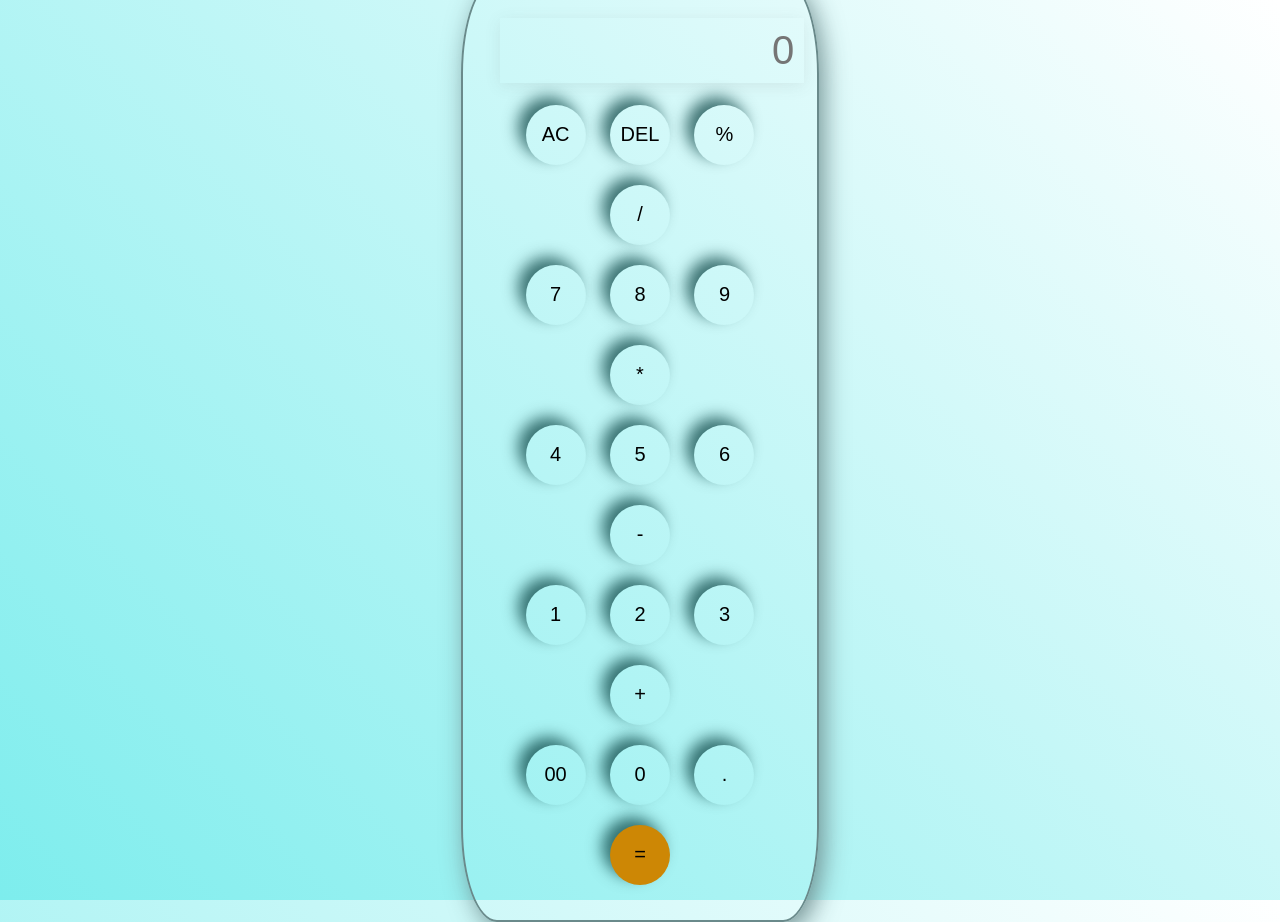
<file: caculator/index.html>
<!DOCTYPE html>
<html lang="en">
<head>
    <meta charset="UTF-8">
    <meta name="viewport" content="width=device-width, initial-scale=1.0">
    <link rel="stylesheet" href="style.css">
    <title>Calculator</title>
</head>
<body>
    <div class="calculator">
        <input type="text" placeholder="0" id="inputbox">
        <div>
            <button>AC</button>
            <button>DEL</button>
            <button>%</button>
            <button>/</button>
        </div>
        <div>
            <button>7</button>
            <button>8</button>
            <button>9</button>
            <button>*</button>
        </div>
        <div>
            <button>4</button>
            <button>5</button>
            <button>6</button>
            <button>-</button>
        </div>
        <div>
            <button>1</button>
            <button>2</button>
            <button>3</button>
            <button>+</button>
        </div>
        <div>
            <button>00</button>
            <button>0</button>
            <button>.</button>
            <button class="eqlbtn">=</button>
        </div>
    </div>
<script src="app.js"></script>
</body>
</html>
</file>
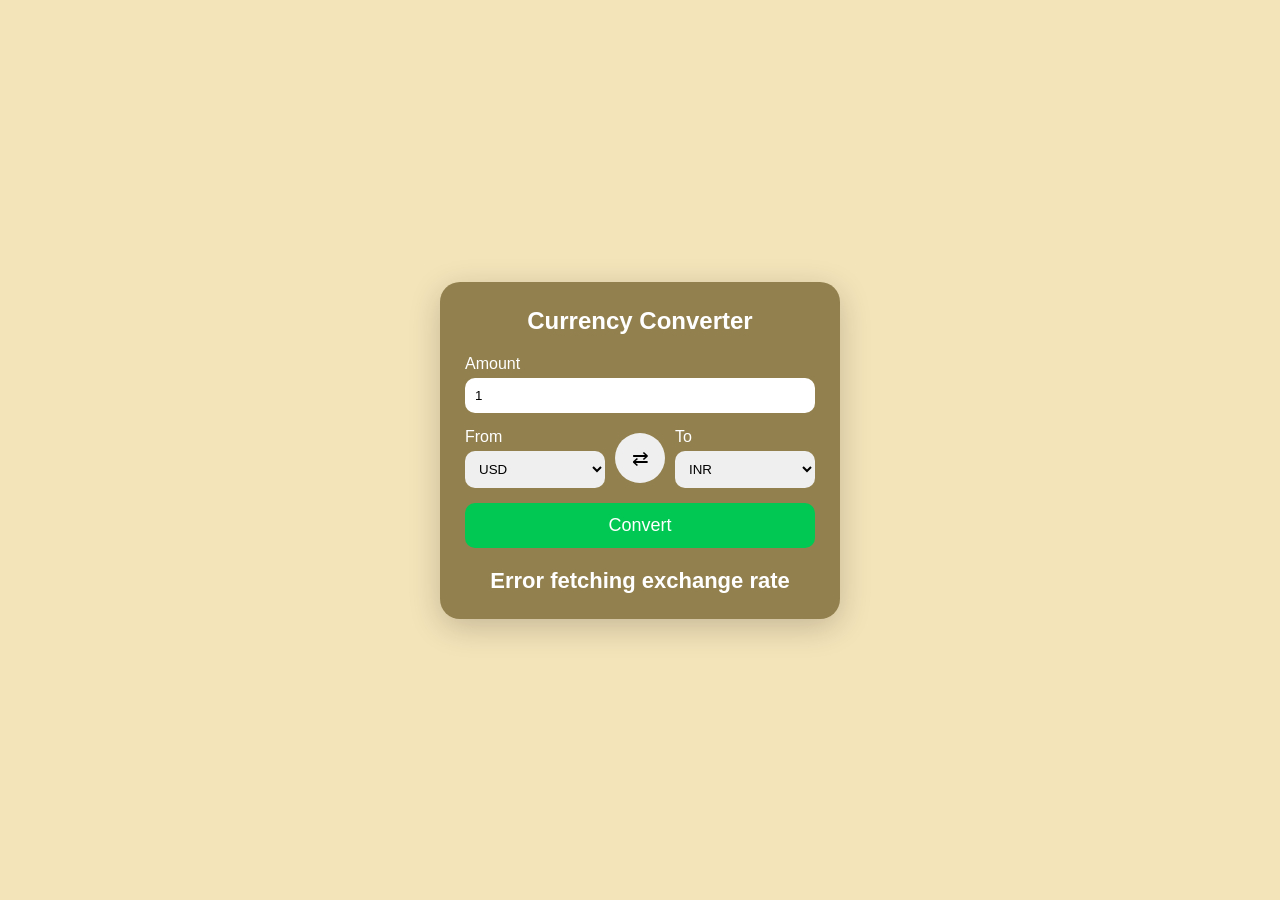
<file: currency converter/index.html>
<!DOCTYPE html>
<html lang="en">
<head>
<meta charset="UTF-8">
<meta name="viewport" content="width=device-width, initial-scale=1.0">
<title>Currency Converter</title>

<link href="style.css" rel="stylesheet" />
</head>
<body>

<div class="container">
    <h2>Currency Converter</h2>

    <div class="input-box">
        <label>Amount</label>
        <input type="number" id="amount" value="1">
    </div>

    <div class="row">
        <div style="flex:1">
            <label>From</label>
            <select id="from"></select>
        </div>

        <button class="swap" id="swap">⇄</button>

        <div style="flex:1">
            <label>To</label>
            <select id="to">
                
            </select>
        </div>
    </div>

    <button class="convert">Convert</button>

    <div class="result" id="result">
        Result Here
    </div>
</div>

<script src="first.js"></script>

</body>
</html>
</file>
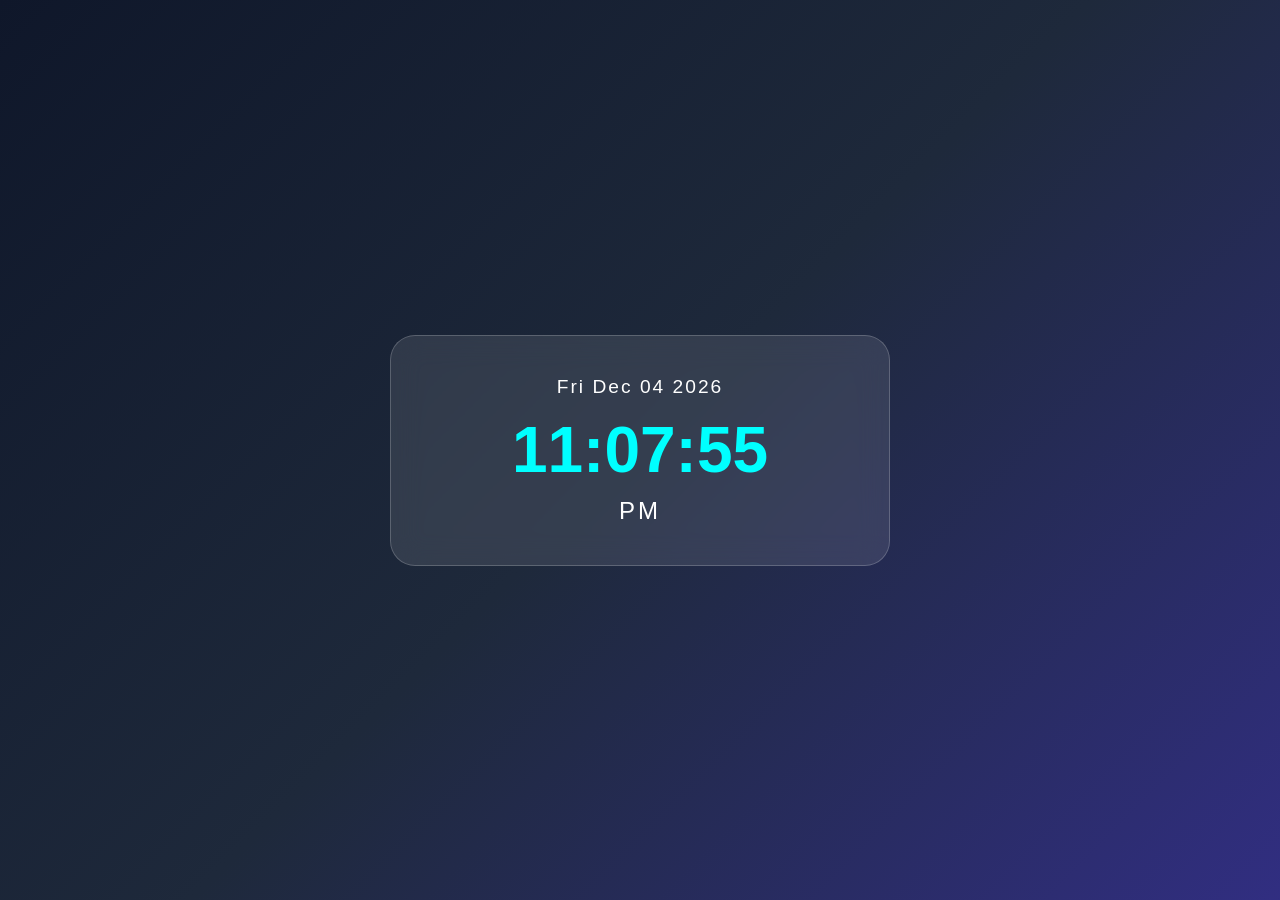
<file: Digital Clock/index.html>
<!DOCTYPE html>
<html lang="en">
<head>
  <meta charset="UTF-8">
  <meta name="viewport" content="width=device-width, initial-scale=1.0">
  <title> Digital Clock</title>
  <link rel="stylesheet" href="style.css">
</head>
<body>

  <div class="clock-container">
    <div class="date" id="date"></div>
    <div class="clock" id="clock">00:00:00</div>
    <div class="ampm" id="ampm">AM</div>
  </div>

  <script src="app.js"></script>
</body>
</html>
</file>
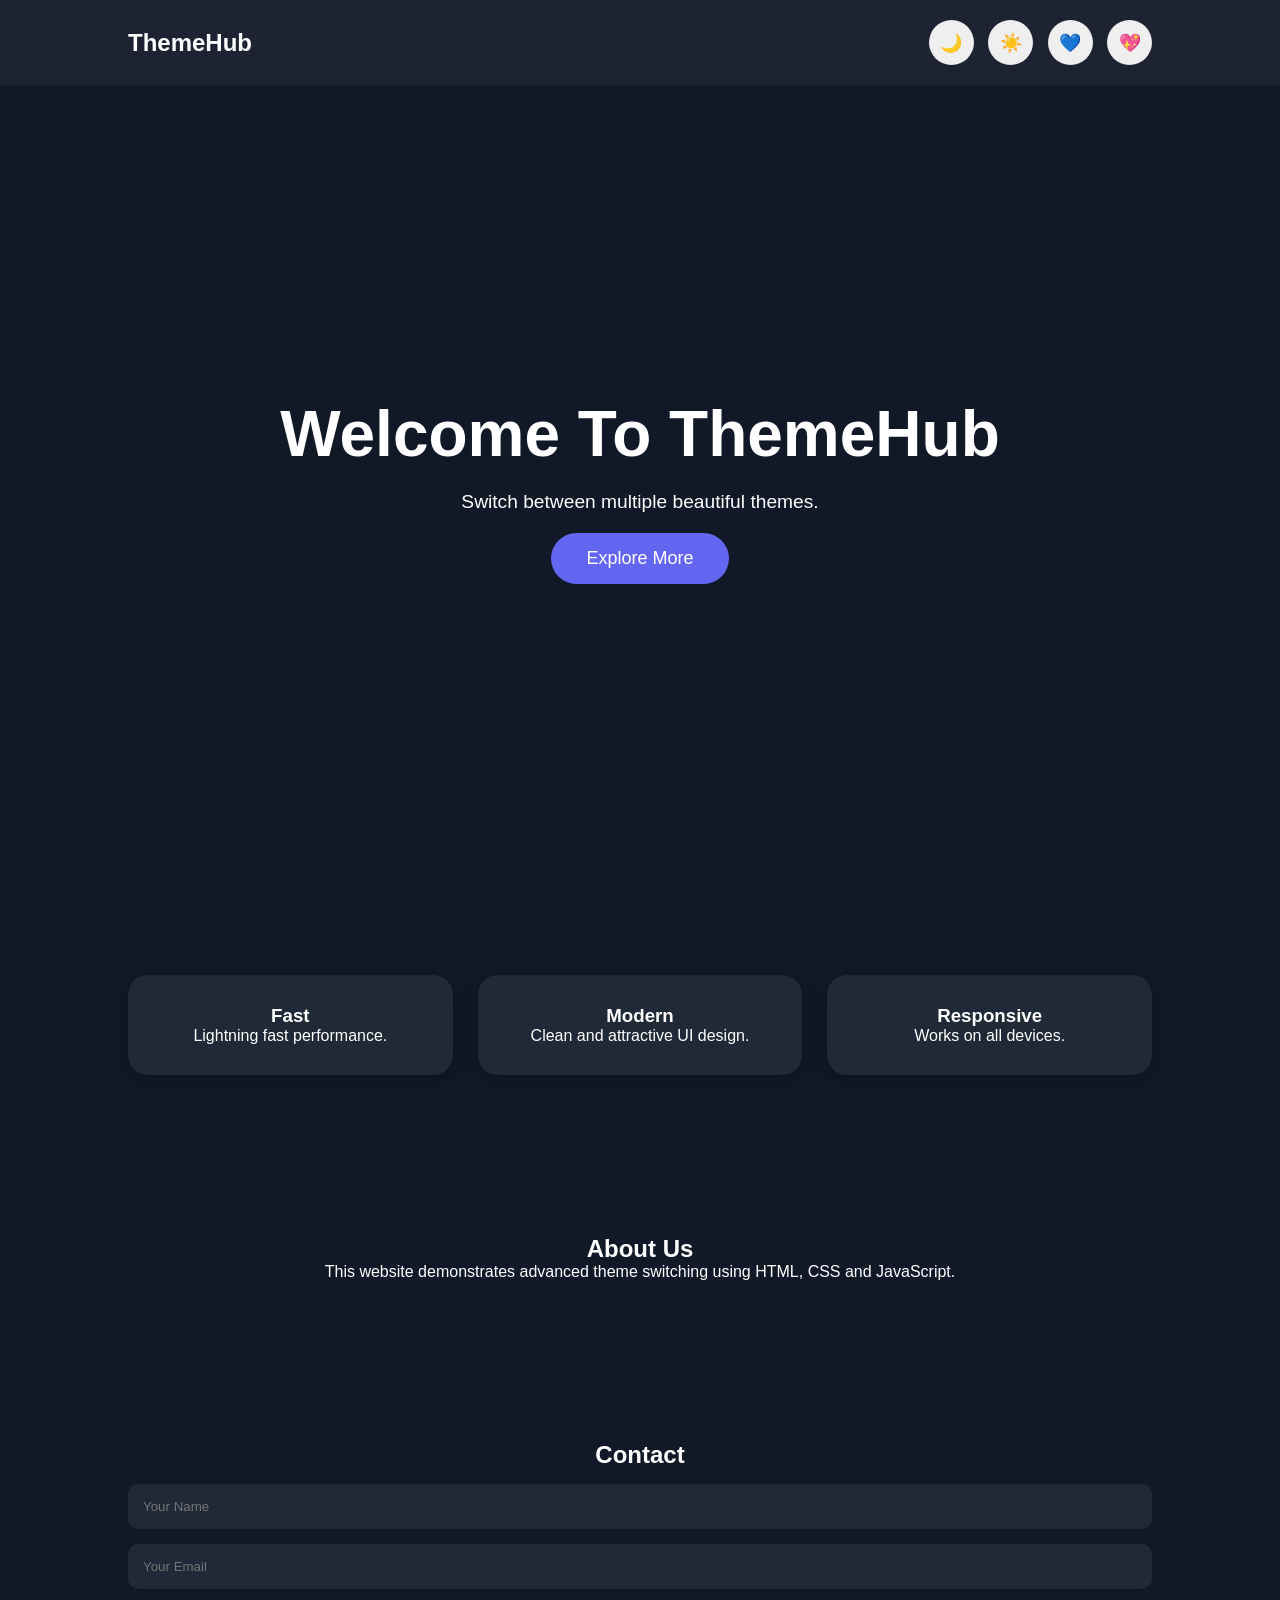
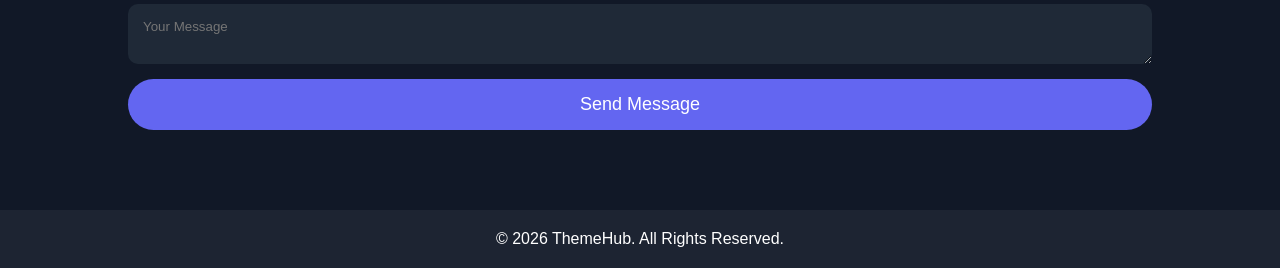
<file: theme change website/index.html>
<!DOCTYPE html>
<html lang="en">
<head>
    <meta charset="UTF-8">
    <meta name="viewport" content="width=device-width, initial-scale=1.0">
    <title>Theme Switcher Website</title>
    <link rel="stylesheet" href="style.css">
</head>
<body>

<header>
    <nav>
        <h2>ThemeHub</h2>

        <div class="theme-buttons">
            <button onclick="changeTheme('dark')">🌙</button>
            <button onclick="changeTheme('light')">☀️</button>
            <button onclick="changeTheme('blue')">💙</button>
            <button onclick="changeTheme('pink')">💖</button>
        </div>
    </nav>
</header>

<section class="hero">
    <h1>Welcome To ThemeHub</h1>
    <p>Switch between multiple beautiful themes.</p>
    <button class="btn">Explore More</button>
</section>

<section class="features">

    <div class="card">
        <h3>Fast</h3>
        <p>Lightning fast performance.</p>
    </div>

    <div class="card">
        <h3>Modern</h3>
        <p>Clean and attractive UI design.</p>
    </div>

    <div class="card">
        <h3>Responsive</h3>
        <p>Works on all devices.</p>
    </div>

</section>

<section class="about">
    <h2>About Us</h2>
    <p>
        This website demonstrates advanced theme switching
        using HTML, CSS and JavaScript.
    </p>
</section>

<section class="contact">
    <h2>Contact</h2>

    <input type="text" placeholder="Your Name">
    <input type="email" placeholder="Your Email">
    <textarea placeholder="Your Message"></textarea>

    <button class="btn">Send Message</button>
</section>

<footer>
    <p>© 2026 ThemeHub. All Rights Reserved.</p>
</footer>

<script src="app.js"></script>

</body>
</html>
</file>
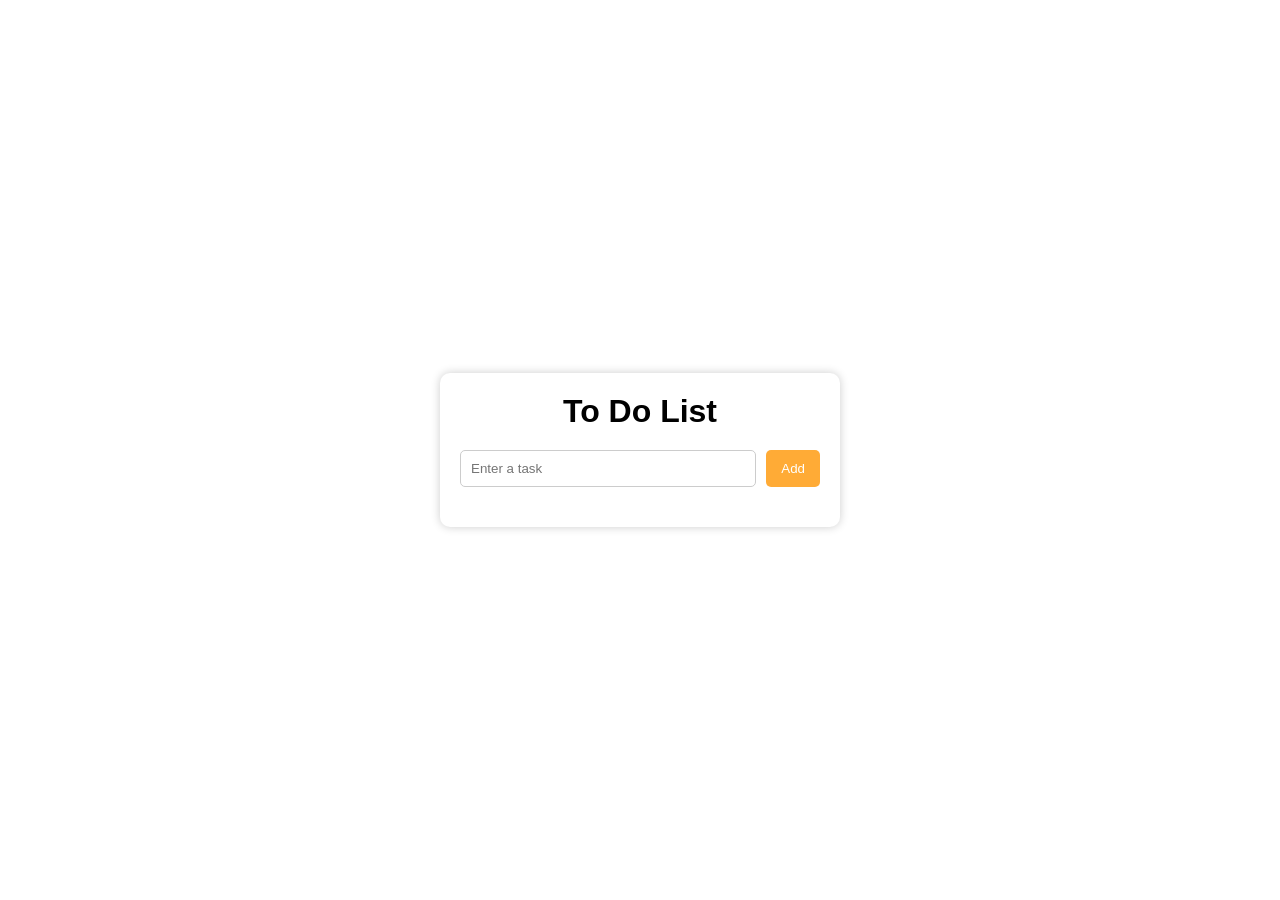
<file: To-do-list app/index.html>
<!DOCTYPE html>
<html lang="en">
<head>
    <meta charset="UTF-8">
    <meta name="viewport" content="width=device-width, initial-scale=1.0">
    <title>To Do List</title>
    <link rel="stylesheet" href="style.css">
</head>
<body>

    <div class="container">
        <h1>To Do List</h1>

        <div class="input-box">
            <input type="text" id="taskInput" placeholder="Enter a task">
            <button id="addBtn">Add</button>
        </div>

        <ul id="taskList"></ul>
    </div>

    <script src="app.js"></script>
</body>
</html>
</file>
<file: caculator/style.css>
*{
    margin: 0;
    padding: 0;
    box-sizing: border-box;
    font-family: sans-serif;

}

body{
    width: 100%;
    height: 100vh;
    display: flex;
    justify-content: center;
    align-items: center;
    background: linear-gradient(45deg,rgb(125, 237, 237), rgb(255, 255, 255));
}

.calculator{
     border: 2px,solid,rgb(106, 138, 139);
     padding: 25px;
     border-radius: 10%;
     box-shadow: 5px 8px 25px rgba(106,138,139,0.9) ;
     width: 28%;
     text-align: center;
}

input{
    width: 100%;
    border: none;
    background: transparent;
    padding: 10px;
    margin: 12px;
     font-size: 40px;
     text-align: right;
    box-shadow: 0px 3px 15px rgba(84,84,84,0.1) ;
    cursor: pointer;
}

button{
    width: 60px;
    height: 60px;
    margin: 10px;
    border-radius: 50%;
    background: transparent;
    border: none;
    color: black;
    font-size: 20px;
    cursor: pointer;
    box-shadow: -8px -8px 15px rgba(0, 58, 59, 0.7);
    
}

.eqlbtn{
    background-color: rgb(205, 135, 5);
}
</file>
<file: currency converter/style.css>
*{
    margin:0;
    padding:0;
    box-sizing:border-box;
    font-family:Arial, sans-serif;
}

body{
    height:100vh;
    display:flex;
    justify-content:center;
    align-items:center;
    background-color: #f4e4ba;
}

.container{
    width:400px;
    background-color:#92804e ;
    backdrop-filter:blur(15px);
    padding:25px;
    border-radius:20px;
    color:rgb(255, 255, 255);
    box-shadow:0 8px 32px rgba(0,0,0,0.2);
}

h2{
    text-align:center;
    margin-bottom:20px;
}

.input-box{
    margin-bottom:15px;
}

label{
    display:block;
    margin-bottom:5px;
}

input, select{
    width:100%;
    padding:10px;
    border:none;
    border-radius:10px;
    outline:none;
}

.row{
    display:flex;
    gap:10px;
}

.swap{
    width:50px;
    height:50px;
    border:none;
    border-radius:50%;
    cursor:pointer;
    font-size:20px;
    margin:auto;
}

button.convert{
    width:100%;
    padding:12px;
    border:none;
    border-radius:10px;
    background:#00c853;
    color:white;
    font-size:18px;
    cursor:pointer;
    margin-top:15px;
}

.result{
    margin-top:20px;
    text-align:center;
    font-size:22px;
    font-weight:bold;
}
</file>
<file: Digital Clock/style.css>
*{
    margin:0;
    padding:0;
    box-sizing:border-box;
    font-family:'Poppins',sans-serif;
}

body{
    height:100vh;
    display:flex;
    justify-content:center;
    align-items:center;
    background:linear-gradient(
        135deg,
        #0f172a,
        #1e293b,
        #312e81
    );
}

.clock-container{
    width:500px;
    padding:40px;
    text-align:center;
    border-radius:25px;

    background:rgba(255,255,255,0.1);
    backdrop-filter:blur(15px);

    border:1px solid rgba(255,255,255,0.2);

    box-shadow:
      0 0 20px rgba(0,255,255,.3),

    
}

@keyframes glow{
    from{
        box-shadow:
          0 0 20px cyan,
          0 0 40px cyan;
    }
    to{
        box-shadow:
          0 0 40px #00ffff,
          0 0 80px #00ffff;
    }
}

.date{
    color:#fff;
    font-size:1.2rem;
    margin-bottom:15px;
    letter-spacing:2px;
}

.clock{
    color:#00ffff;
    font-size:4rem;
    font-weight:bold;

}

.ampm{
    margin-top:10px;
    color:#fff;
    font-size:1.5rem;
    letter-spacing:3px;
}

@media(max-width:600px){
    .clock-container{
        width:90%;
    }

    .clock{
        font-size:2.5rem;
    }
}
</file>
<file: theme change website/style.css>
*{
margin:0;
padding:0;
box-sizing:border-box;
font-family:'Poppins',sans-serif;
}

:root{
--bg:#111827;
--text:#ffffff;
--card:#1f2937;
--primary:#6366f1;
}

body{
background:var(--bg);
color:var(--text);
transition:0.4s;
}

header{
padding:20px 10%;
background:rgba(255,255,255,0.05);
backdrop-filter:blur(10px);
position:sticky;
top:0;
}

nav{
display:flex;
justify-content:space-between;
align-items:center;
}

.theme-buttons button{
width:45px;
height:45px;
border:none;
border-radius:50%;
cursor:pointer;
font-size:18px;
margin-left:10px;
transition:0.3s;
}

.theme-buttons button:hover{
transform:scale(1.1);
}

.hero{
height:90vh;
display:flex;
flex-direction:column;
justify-content:center;
align-items:center;
text-align:center;
padding:20px;
}

.hero h1{
font-size:4rem;
margin-bottom:20px;
}

.hero p{
font-size:1.2rem;
margin-bottom:20px;
}

.btn{
padding:15px 35px;
border:none;
border-radius:30px;
background:var(--primary);
color:white;
cursor:pointer;
font-size:18px;
transition:0.3s;
}

.btn:hover{
transform:translateY(-5px);
}

.features{
display:grid;
grid-template-columns:repeat(auto-fit,minmax(250px,1fr));
gap:25px;
padding:80px 10%;
}

.card{
background:var(--card);
padding:30px;
border-radius:20px;
text-align:center;
transition:0.4s;
box-shadow:0 5px 20px rgba(0,0,0,.2);
}

.card:hover{
transform:translateY(-10px);
}

.about,
.contact{
padding:80px 10%;
text-align:center;
}

.contact{
display:flex;
flex-direction:column;
gap:15px;
}

.contact input,
.contact textarea{
padding:15px;
border:none;
border-radius:10px;
background:var(--card);
color:var(--text);
}

footer{
padding:20px;
text-align:center;
background:rgba(255,255,255,0.05);
}

/* LIGHT */

.light{
--bg:#f8fafc;
--text:#111827;
--card:#ffffff;
--primary:#2563eb;
}

/* BLUE */

.blue{
--bg:#175cff;
--text:white;
--card:#91aeff;
--primary:#38bdf8;
}

/* PINK */

.pink{
--bg:#ff03dd;
--text:white;
--card:#97005a;
--primary:#be5085;
}
</file>
<file: To-do-list app/style.css>
*{
    margin:0;
    padding:0;
    box-sizing:border-box;
    font-family:Arial, sans-serif;
}

body{
    height:100vh;
    display:flex;
    justify-content:center;
    align-items:center;
    background-image: url('https://plus.unsplash.com/premium_photo-1683309563562-aa3cfde9ed10?fm=jpg&q=60&w=3000&auto=format&fit=crop&ixlib=rb-4.1.0&ixid=M3wxMjA3fDB8MHxwaG90by1yZWxhdGVkfDE0fHx8ZW58MHx8fHx8');
   background-size:cover;
   background-position:center;
   background-repeat:no-repeat;


}

.container{
    width:400px;
    background:white;
    padding:20px;
    border-radius:10px;
    box-shadow:0 0 10px rgba(0,0,0,0.2);
}

h1{
    text-align:center;
    margin-bottom:20px;
}

.input-box{
    display:flex;
    gap:10px;
}

input{
    flex:1;
    padding:10px;
    border:1px solid #ccc;
    border-radius:5px;
}

button{
    padding:10px 15px;
    border:none;
    background:#ffab36;
    color:white;
    border-radius:5px;
    cursor:pointer;
}

button:hover{
    background:#45a049;
}

ul{
    list-style:none;
    margin-top:20px;
}

li{
    background:#eee;
    padding:10px;
    margin-bottom:10px;
    border-radius:5px;
    display:flex;
    justify-content:space-between;
    align-items:center;
}

.delete{
    background:red;
    color:white;
    border:none;
    padding:5px 10px;
    border-radius:5px;
    cursor:pointer;
}
</file>
